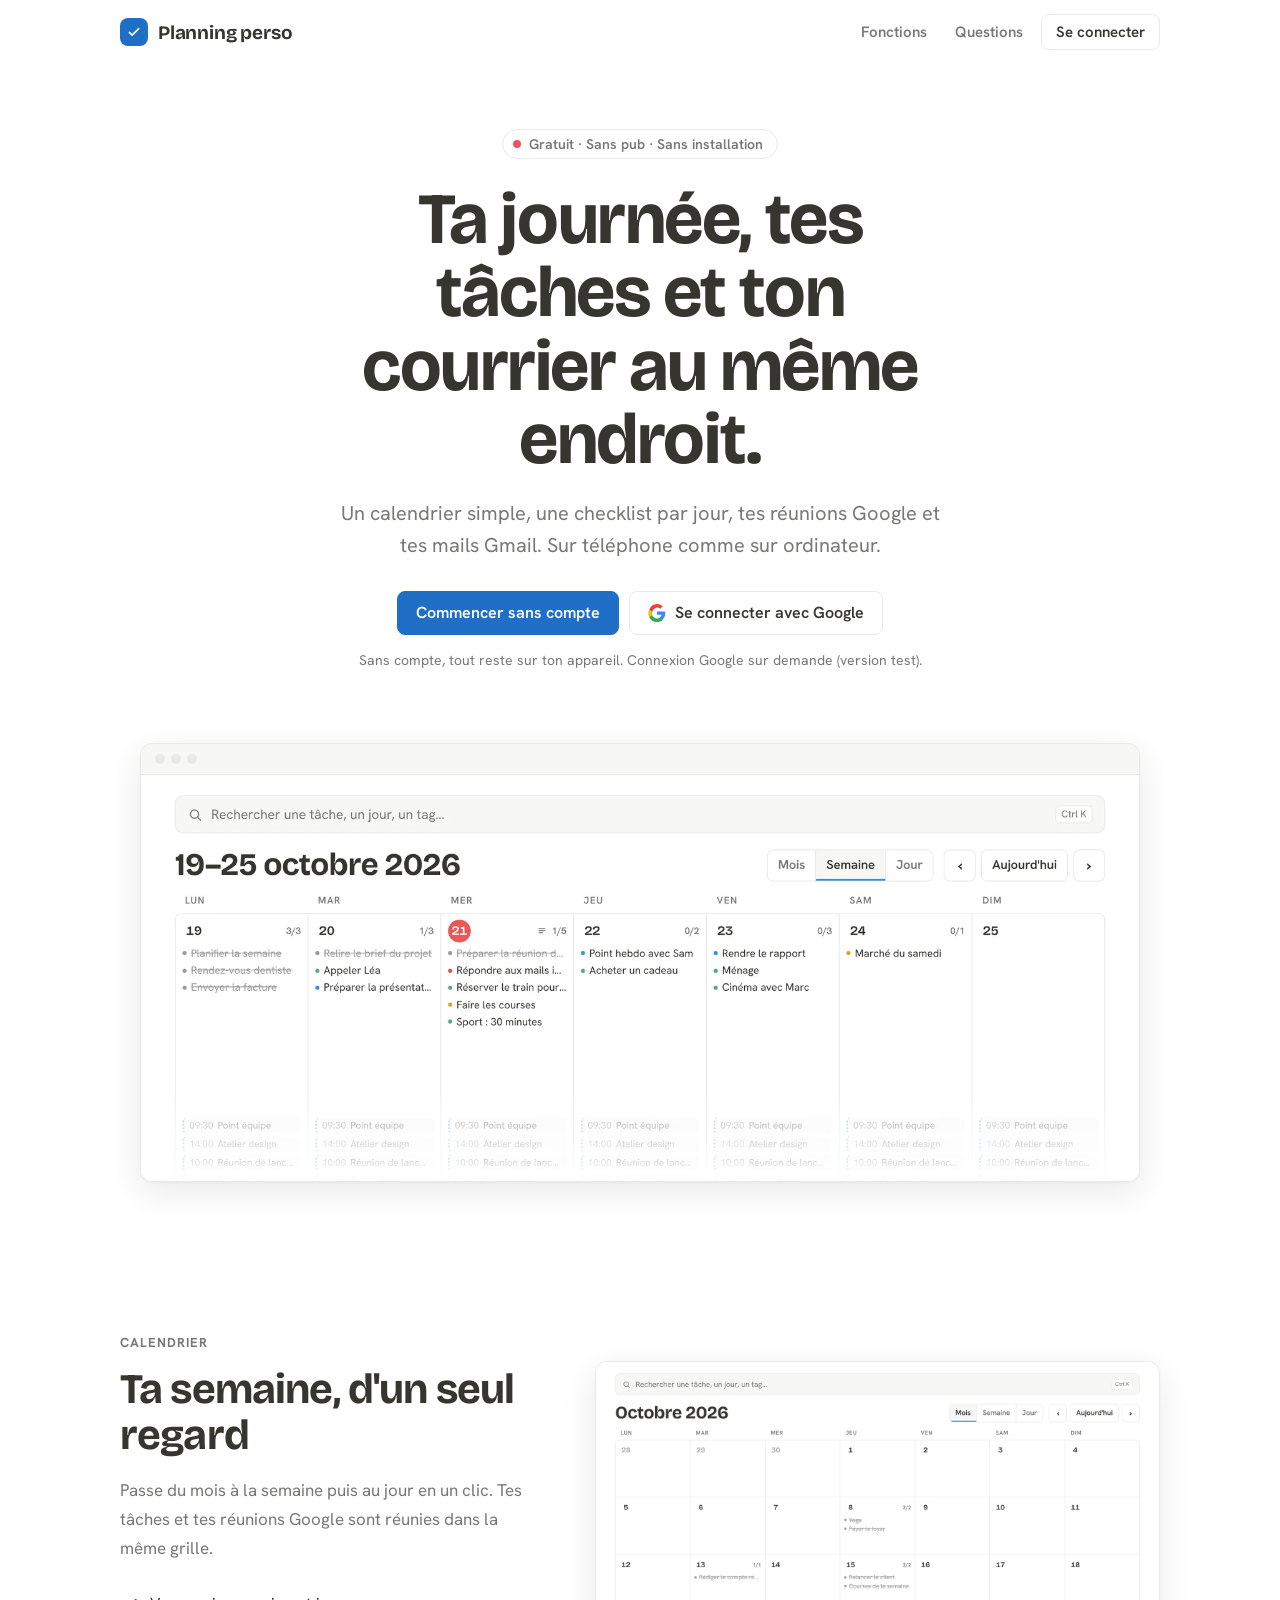
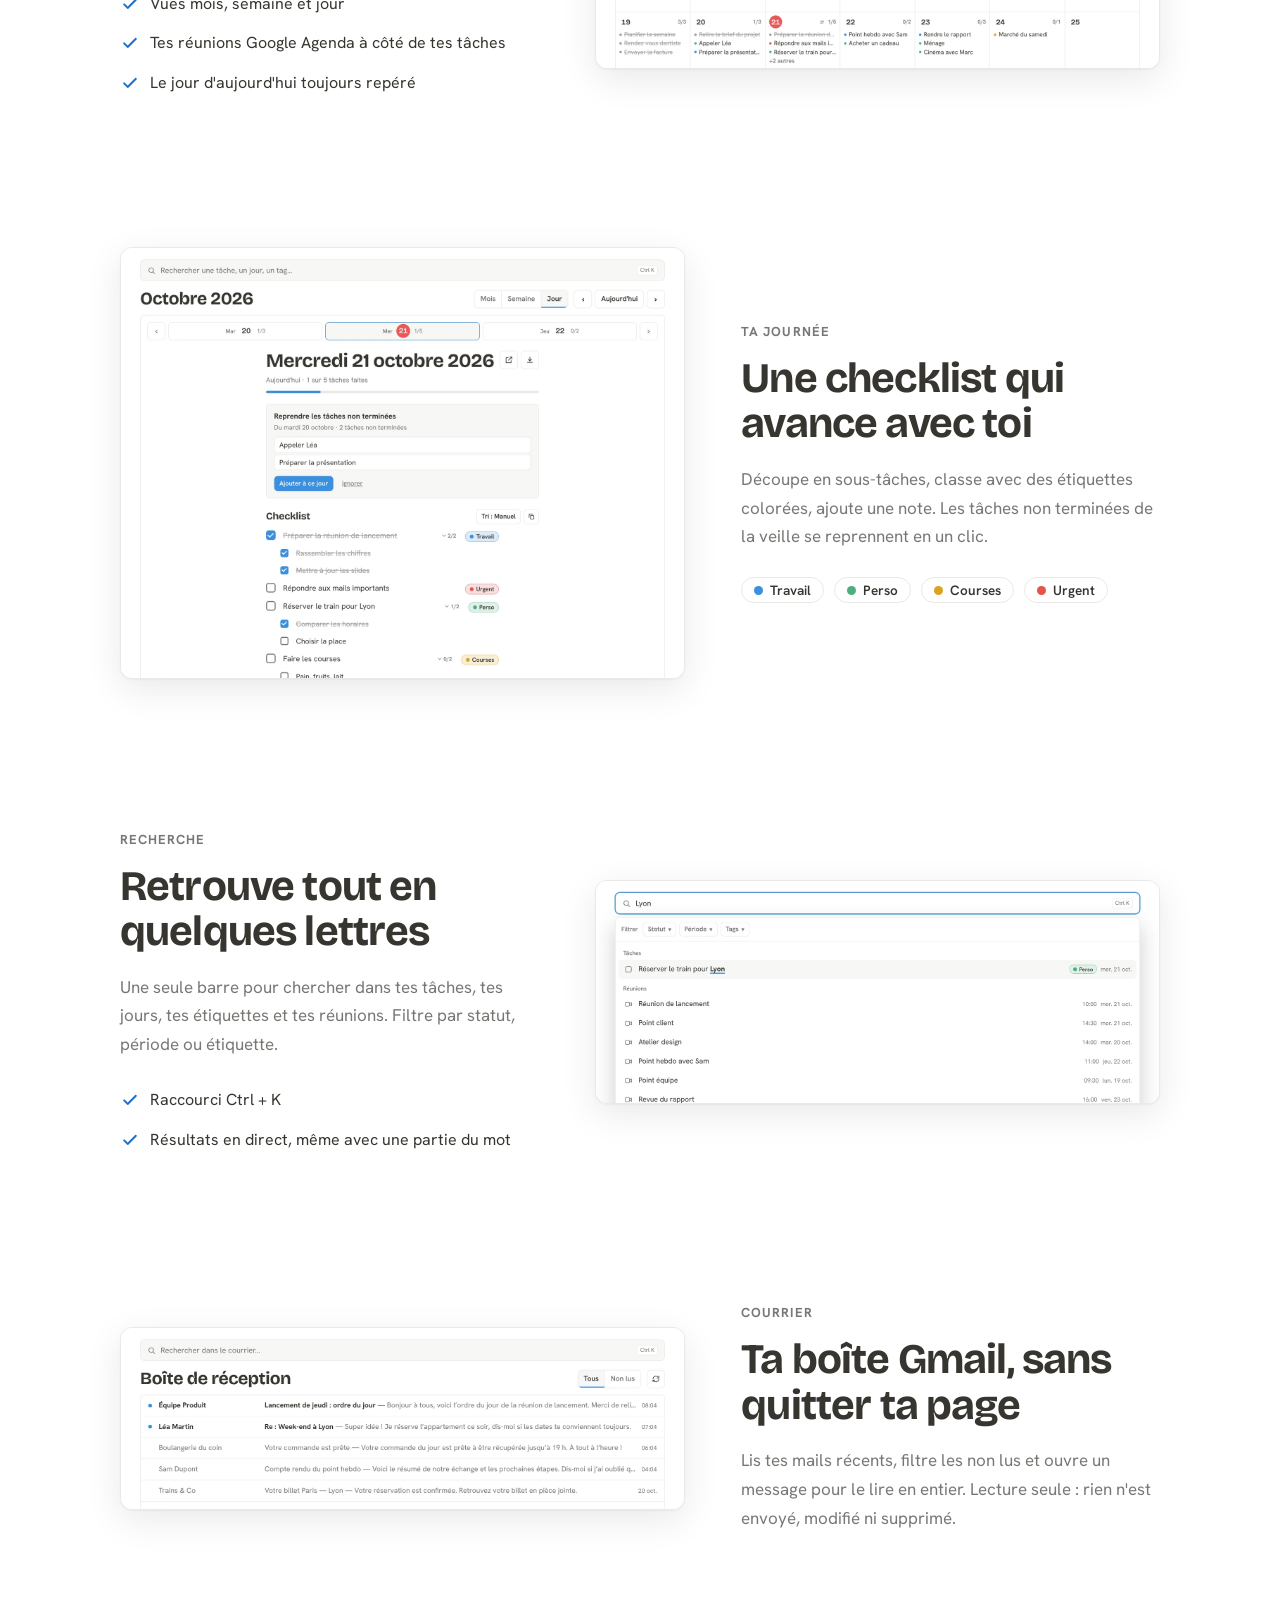
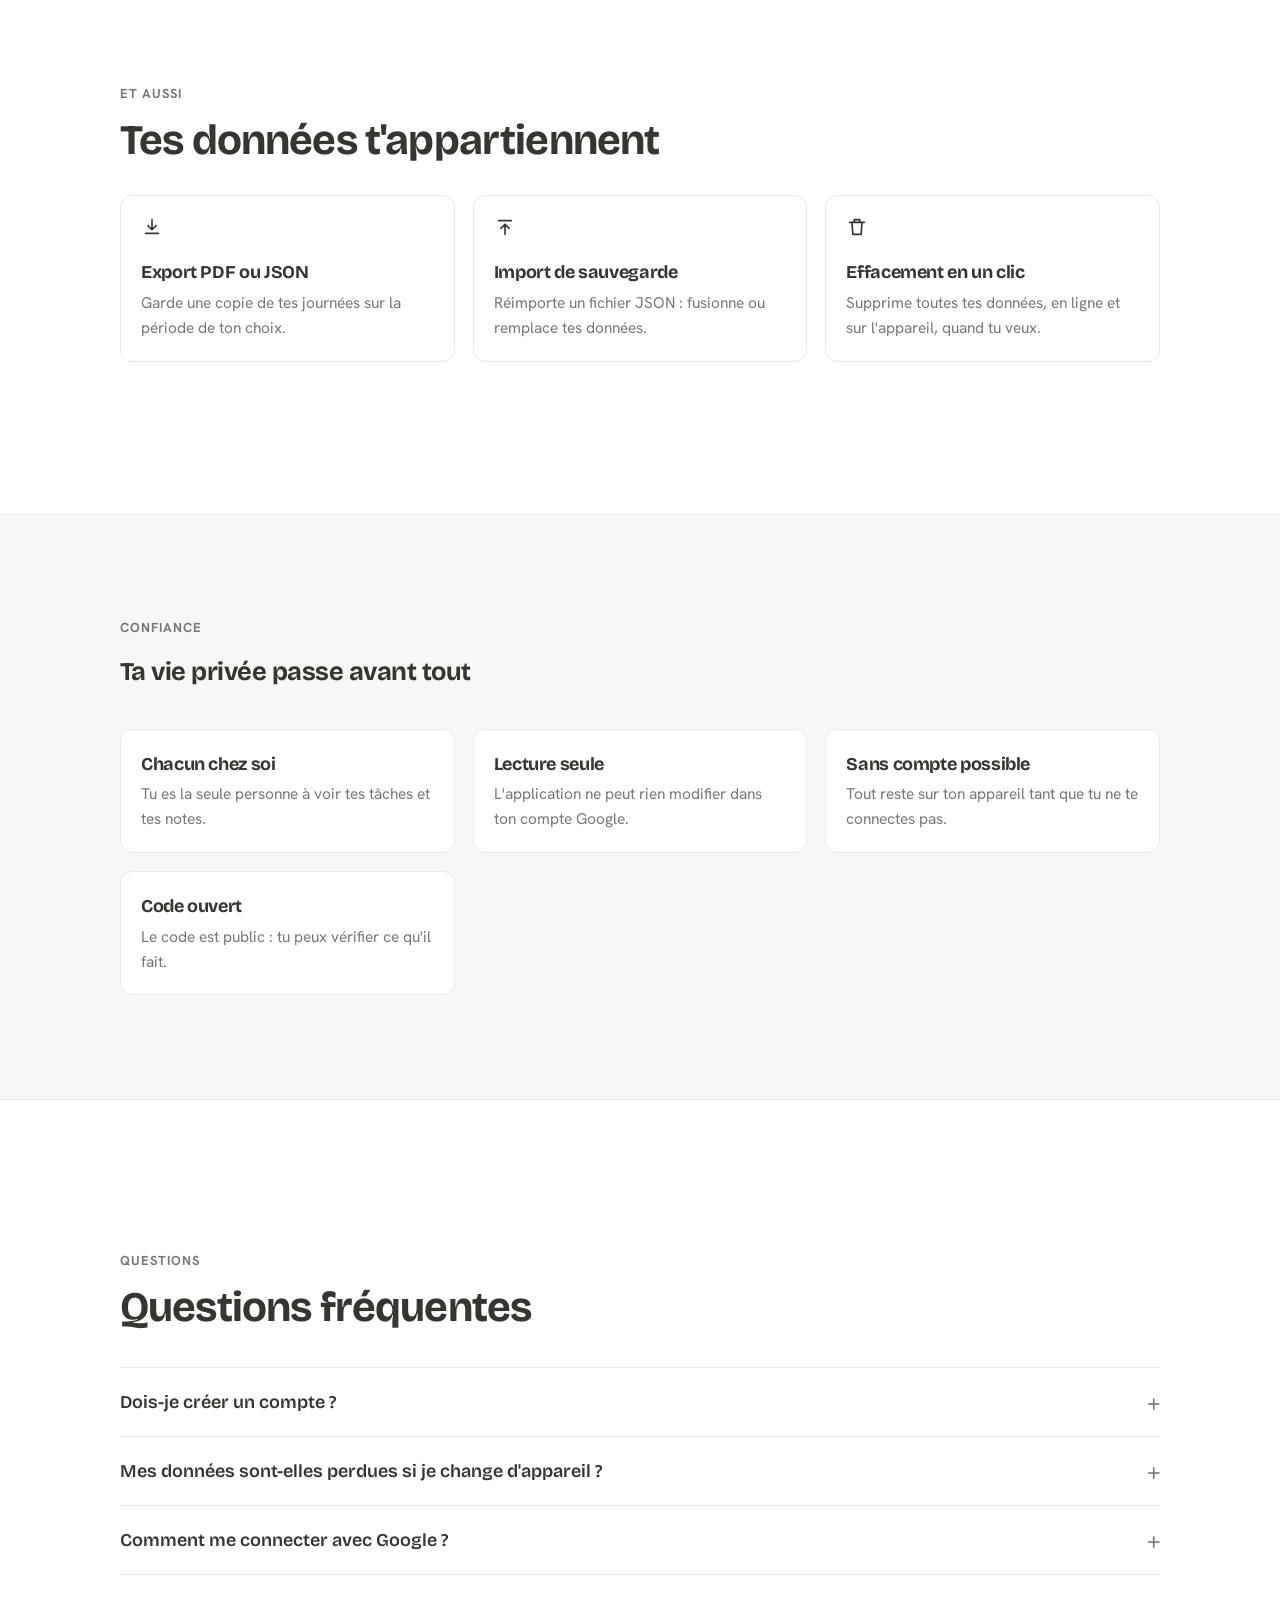
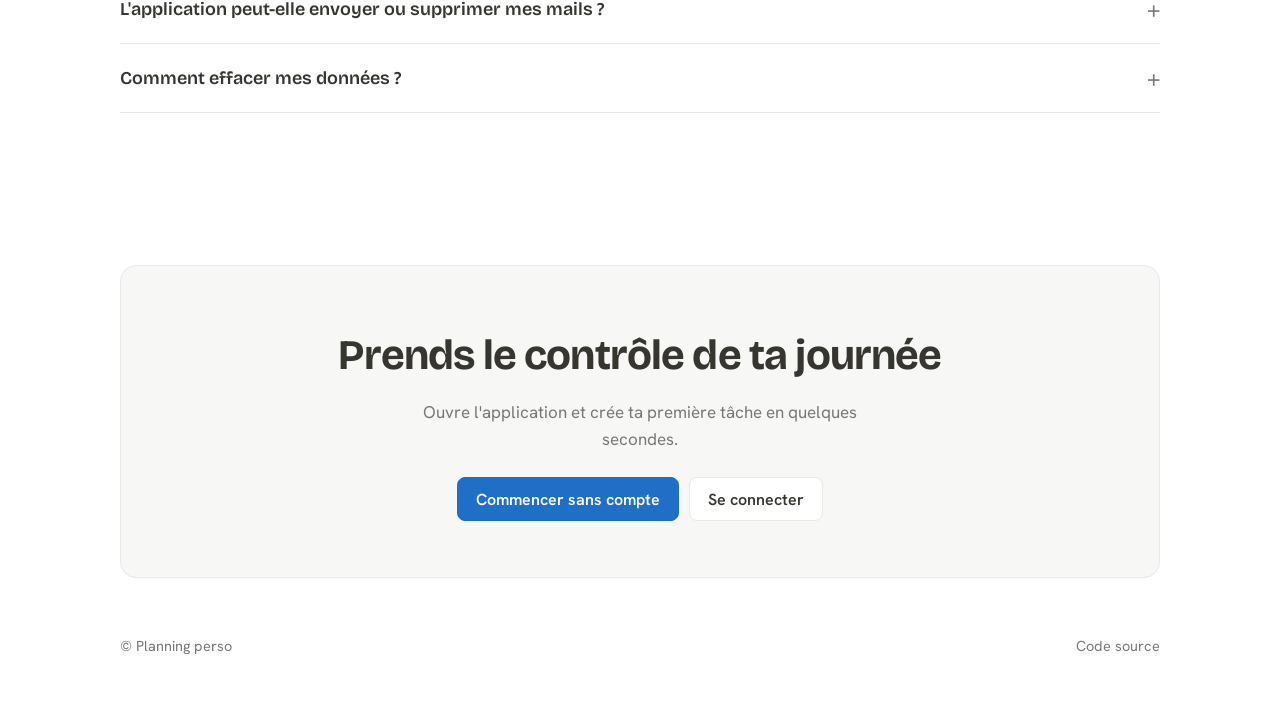
<file: home/index.html>
<!doctype html>
<html lang="fr">
<head>
<meta charset="utf-8">
<meta name="viewport" content="width=device-width, initial-scale=1, viewport-fit=cover">
<link rel="icon" type="image/svg+xml" href="../favicon.svg">
<title>Planning perso — tes tâches, ton calendrier et ton courrier</title>
<meta name="description" content="Planning perso réunit tes tâches, ton calendrier, tes réunions Google et tes mails dans une seule page simple. Gratuit.">
<link rel="stylesheet" href="https://fonts.googleapis.com/css2?family=Bricolage+Grotesque:opsz,wght@12..96,600;12..96,700&family=Hanken+Grotesk:wght@400;500;600;700&display=swap">
<link rel="stylesheet" href="accent.css">
<style>
:root{--bg:#ffffff;--surface:#ffffff;--ink:#37352f;--muted:#787774;--line:#e9e9e7;--hover:#f7f7f5;--on-accent:#fff;--today:#eb5757;--soft:#f7f7f5;--shadow:0 1px 2px rgba(15,15,15,.04),0 10px 36px rgba(15,15,15,.09);--font-display:"Bricolage Grotesque","Trebuchet MS",system-ui,sans-serif;--font-body:"Hanken Grotesk",system-ui,-apple-system,"Segoe UI",sans-serif}
@media (prefers-color-scheme:dark){:root{--bg:#191919;--surface:#202020;--ink:#ebebea;--muted:#9b9b9b;--line:#313131;--hover:#2b2b2b;--soft:#202020;--shadow:0 1px 2px rgba(0,0,0,.4),0 10px 36px rgba(0,0,0,.45)}}
*{box-sizing:border-box}
html{scroll-behavior:smooth}
body{margin:0;background:var(--bg);color:var(--ink);font:17px/1.6 var(--font-body);-webkit-text-size-adjust:100%}
a{color:inherit}
img{display:block;max-width:100%;height:auto}
.wrap{max-width:1080px;margin:0 auto;padding:0 20px}
h1,h2,h3{font-family:var(--font-display);margin:0;letter-spacing:-.02em;font-weight:700}
/* boutons : mêmes que dans l'application */
.btn{display:inline-flex;align-items:center;justify-content:center;gap:9px;min-height:44px;padding:9px 18px;background:var(--surface);color:var(--ink);border:1px solid var(--line);border-radius:8px;font:600 16px var(--font-body);text-decoration:none;cursor:pointer;transition:background .15s,filter .15s}
.btn:hover{background:var(--hover)}
.btn:focus-visible{outline:2px solid var(--accent);outline-offset:2px}
.btn.primary{background:var(--accent);border-color:var(--accent);color:var(--on-accent)}
.btn.primary:hover{filter:brightness(.94);background:var(--accent)}
.btn.sm{min-height:36px;padding:5px 14px;font-size:15px}
.btn svg{width:18px;height:18px;flex:none}
/* haut */
.top{position:sticky;top:0;z-index:5;background:color-mix(in srgb,var(--bg) 88%,transparent);backdrop-filter:saturate(1.4) blur(10px);border-bottom:1px solid transparent}
.top .in{display:flex;align-items:center;justify-content:space-between;height:64px}
.brand{display:flex;align-items:center;gap:10px;text-decoration:none;font:700 19px var(--font-display);letter-spacing:-.01em}
.mark{width:28px;height:28px;border-radius:8px;background:var(--accent);display:grid;place-items:center}
.mark svg{width:16px;height:16px;stroke:#fff;fill:none;stroke-width:2.4;stroke-linecap:round;stroke-linejoin:round}
.nav{display:flex;gap:8px;align-items:center}
.nav .link{display:none;color:var(--muted);text-decoration:none;font-weight:600;font-size:15px;padding:6px 10px}
.nav .link:hover{color:var(--ink)}
@media(min-width:760px){.nav .link{display:inline}}
/* héros */
.hero{padding:64px 0 0;text-align:center}
.tagline{display:inline-flex;align-items:center;gap:8px;font:600 14px var(--font-body);color:var(--muted);border:1px solid var(--line);border-radius:99px;padding:5px 14px 5px 10px;margin-bottom:24px;background:var(--surface)}
.tagline i{width:8px;height:8px;border-radius:50%;background:var(--today)}
.hero h1{font-size:clamp(38px,7.2vw,72px);line-height:1.02;max-width:15ch;margin:0 auto 20px}
.lead{font-size:clamp(17px,2.4vw,20px);color:var(--muted);max-width:620px;margin:0 auto 30px}
.ctas{display:flex;gap:10px;justify-content:center;flex-wrap:wrap}
.hint{font-size:14px;color:var(--muted);margin:14px 0 0}
/* fenêtres de capture */
.win{background:var(--surface);border:1px solid var(--line);border-radius:12px;box-shadow:var(--shadow);overflow:hidden}
.win .bar{display:flex;gap:6px;align-items:center;padding:10px 14px;border-bottom:1px solid var(--line);background:var(--soft)}
.win .bar i{width:10px;height:10px;border-radius:50%;background:var(--line)}
.win img{width:100%}
.hero .win{margin:72px auto 0;max-width:1000px;text-align:left}
.fade{position:relative}
.fade::after{content:"";position:absolute;left:0;right:0;bottom:0;height:90px;background:linear-gradient(transparent,var(--surface));pointer-events:none}
/* sections */
.sec{padding:152px 0 0}
.kicker{font:700 13px var(--font-body);letter-spacing:.08em;text-transform:uppercase;color:var(--muted);margin-bottom:16px}
.sec h2{font-size:clamp(28px,4.6vw,42px);line-height:1.08}
.sec p.lede{color:var(--muted);margin:18px 0 0;max-width:52ch;line-height:1.7}
.row{display:grid;gap:48px;align-items:center}
@media(min-width:880px){.row{grid-template-columns:1fr 1.35fr;gap:56px}.row.rev{grid-template-columns:1.35fr 1fr}.row.rev .txt{order:2}}
.ticks{list-style:none;margin:28px 0 0;padding:0;display:grid;gap:14px}
.ticks li{display:flex;gap:10px;align-items:flex-start;color:var(--ink);font-size:16px}
.ticks svg{width:20px;height:20px;flex:none;margin-top:3px;stroke:var(--accent);fill:none;stroke-width:2.4;stroke-linecap:round;stroke-linejoin:round}
.chips{display:flex;gap:10px;flex-wrap:wrap;margin-top:26px}
.chip{display:inline-flex;align-items:center;gap:7px;border:1px solid var(--line);border-radius:99px;padding:3px 12px;font:600 13.5px var(--font-body);background:var(--surface)}
.chip i{width:9px;height:9px;border-radius:50%}
/* petites cartes */
.cards{display:grid;gap:18px;grid-template-columns:repeat(auto-fit,minmax(250px,1fr));margin-top:32px}
.card{border:1px solid var(--line);border-radius:12px;padding:20px;background:var(--surface)}
.card svg{width:22px;height:22px;stroke:var(--ink);fill:none;stroke-width:1.8;stroke-linecap:round;stroke-linejoin:round;margin-bottom:12px}
.card h3{font-size:18px;margin-bottom:4px}
.card p{margin:0;color:var(--muted);font-size:15.5px}
/* confiance */
.trust{margin-top:152px;background:var(--soft);border-top:1px solid var(--line);border-bottom:1px solid var(--line);padding:104px 0}
.trust .cards{margin-top:36px}
.trust .card{background:var(--bg)}
/* faq */
details{border-bottom:1px solid var(--line);padding:22px 0}
details:first-of-type{border-top:1px solid var(--line)}
summary{cursor:pointer;font:600 18px var(--font-display);list-style:none;display:flex;justify-content:space-between;gap:16px;align-items:center}
summary::-webkit-details-marker{display:none}
summary::after{content:"+";font:400 24px var(--font-body);color:var(--muted);line-height:1}
details[open] summary::after{content:"–"}
details p{margin:10px 0 0;color:var(--muted);max-width:62ch}
.faq{margin-top:36px}
/* final */
.final{margin:152px 0 0;text-align:center;border:1px solid var(--line);border-radius:16px;background:var(--soft);padding:56px 20px}
.final h2{font-size:clamp(28px,4.6vw,42px);margin-bottom:10px}
.final p{color:var(--muted);margin:0 auto 24px;max-width:44ch}
footer{display:flex;flex-wrap:wrap;justify-content:space-between;gap:8px 20px;padding:56px 0 64px;color:var(--muted);font-size:14.5px}
footer a{text-decoration:none}footer a:hover{text-decoration:underline}
@media(max-width:520px){.hero{padding-top:40px}.sec{padding-top:104px}.ctas .btn{width:100%}.hero .win{margin-top:36px}}
@media(prefers-reduced-motion:reduce){*{transition:none!important;scroll-behavior:auto!important}}
</style>
</head>
<body>
<header class="top"><div class="wrap in">
  <a class="brand" href="./"><span class="mark"><svg viewBox="0 0 24 24" aria-hidden="true"><path d="M5 12.5l4.2 4.2L19 7"/></svg></span>Planning perso</a>
  <nav class="nav" aria-label="Navigation">
    <a class="link" href="#fonctions">Fonctions</a>
    <a class="link" href="#faq">Questions</a>
    <a class="btn sm" href="connexion/">Se connecter</a>
  </nav>
</div></header>

<main>
<div class="wrap">
  <section class="hero">
    <span class="tagline"><i></i>Gratuit · Sans pub · Sans installation</span>
    <h1>Ta journée, tes tâches et ton courrier au même endroit.</h1>
    <p class="lead">Un calendrier simple, une checklist par jour, tes réunions Google et tes mails Gmail. Sur téléphone comme sur ordinateur.</p>
    <div class="ctas">
      <a class="btn primary" href="../">Commencer sans compte</a>
      <a class="btn" href="connexion/"><svg viewBox="0 0 24 24" aria-hidden="true"><path fill="#4285F4" d="M23 12.27c0-.8-.07-1.56-.2-2.3H12v4.35h6.17a5.3 5.3 0 0 1-2.3 3.47v2.88h3.72C21.8 18.7 23 15.76 23 12.27z"/><path fill="#34A853" d="M12 24c3.1 0 5.7-1.03 7.6-2.8l-3.73-2.88c-1.03.7-2.35 1.1-3.87 1.1-2.98 0-5.5-2.02-6.4-4.73H1.76v2.97A11.5 11.5 0 0 0 12 24z"/><path fill="#FBBC05" d="M5.6 14.69a6.9 6.9 0 0 1 0-4.38V7.34H1.76a11.5 11.5 0 0 0 0 10.32l3.84-2.97z"/><path fill="#EA4335" d="M12 4.58c1.68 0 3.2.58 4.38 1.71l3.28-3.28A11.1 11.1 0 0 0 12 0 11.5 11.5 0 0 0 1.76 7.34L5.6 10.3C6.5 7.6 9.02 4.58 12 4.58z"/></svg>Se connecter avec Google</a>
    </div>
    <p class="hint">Sans compte, tout reste sur ton appareil. Connexion Google sur demande (version test).</p>
    <div class="win"><div class="bar"><i></i><i></i><i></i></div>
      <div class="fade"><img src="img/semaine.webp" width="1600" height="651" alt="Vue semaine de Planning perso avec les tâches et les réunions de chaque jour"></div>
    </div>
  </section>

  <section class="sec" id="fonctions">
    <div class="row">
      <div class="txt">
        <div class="kicker">Calendrier</div>
        <h2>Ta semaine, d'un seul regard</h2>
        <p class="lede">Passe du mois à la semaine puis au jour en un clic. Tes tâches et tes réunions Google sont réunies dans la même grille.</p>
        <ul class="ticks">
          <li><svg viewBox="0 0 24 24"><path d="M5 12.5l4.2 4.2L19 7"/></svg>Vues mois, semaine et jour</li>
          <li><svg viewBox="0 0 24 24"><path d="M5 12.5l4.2 4.2L19 7"/></svg>Tes réunions Google Agenda à côté de tes tâches</li>
          <li><svg viewBox="0 0 24 24"><path d="M5 12.5l4.2 4.2L19 7"/></svg>Le jour d'aujourd'hui toujours repéré</li>
        </ul>
      </div>
      <div class="win"><img src="img/mois.webp" width="1600" height="868" loading="lazy" alt="Vue mois de Planning perso"></div>
    </div>
  </section>

  <section class="sec">
    <div class="row rev">
      <div class="txt">
        <div class="kicker">Ta journée</div>
        <h2>Une checklist qui avance avec toi</h2>
        <p class="lede">Découpe en sous-tâches, classe avec des étiquettes colorées, ajoute une note. Les tâches non terminées de la veille se reprennent en un clic.</p>
        <div class="chips">
          <span class="chip"><i style="background:#3b8fe0"></i>Travail</span>
          <span class="chip"><i style="background:#4caf7d"></i>Perso</span>
          <span class="chip"><i style="background:#d9a521"></i>Courses</span>
          <span class="chip"><i style="background:#e5534b"></i>Urgent</span>
        </div>
      </div>
      <div class="win"><img src="img/jour.webp" width="1600" height="1220" loading="lazy" alt="Page d'une journée avec checklist, sous-tâches et étiquettes"></div>
    </div>
  </section>

  <section class="sec">
    <div class="row">
      <div class="txt">
        <div class="kicker">Recherche</div>
        <h2>Retrouve tout en quelques lettres</h2>
        <p class="lede">Une seule barre pour chercher dans tes tâches, tes jours, tes étiquettes et tes réunions. Filtre par statut, période ou étiquette.</p>
        <ul class="ticks">
          <li><svg viewBox="0 0 24 24"><path d="M5 12.5l4.2 4.2L19 7"/></svg>Raccourci Ctrl + K</li>
          <li><svg viewBox="0 0 24 24"><path d="M5 12.5l4.2 4.2L19 7"/></svg>Résultats en direct, même avec une partie du mot</li>
        </ul>
      </div>
      <div class="win"><img src="img/recherche.webp" width="1600" height="631" loading="lazy" alt="Recherche avec filtres par statut, période et étiquettes"></div>
    </div>
  </section>

  <section class="sec">
    <div class="row rev">
      <div class="txt">
        <div class="kicker">Courrier</div>
        <h2>Ta boîte Gmail, sans quitter ta page</h2>
        <p class="lede">Lis tes mails récents, filtre les non lus et ouvre un message pour le lire en entier. Lecture seule : rien n'est envoyé, modifié ni supprimé.</p>
      </div>
      <div class="win"><img src="img/courrier.webp" width="1600" height="515" loading="lazy" alt="Boîte de réception Gmail dans Planning perso"></div>
    </div>
  </section>

  <section class="sec">
    <div class="kicker">Et aussi</div>
    <h2>Tes données t'appartiennent</h2>
    <div class="cards">
      <div class="card"><svg viewBox="0 0 24 24"><path d="M12 4v11M7.5 10.5L12 15l4.5-4.5M5 19h14"/></svg><h3>Export PDF ou JSON</h3><p>Garde une copie de tes journées sur la période de ton choix.</p></div>
      <div class="card"><svg viewBox="0 0 24 24"><path d="M12 20V9M7.5 13.5L12 9l4.5 4.5M5 5h14"/></svg><h3>Import de sauvegarde</h3><p>Réimporte un fichier JSON : fusionne ou remplace tes données.</p></div>
      <div class="card"><svg viewBox="0 0 24 24"><path d="M4 7h16M9 7V4h6v3M6.5 7l1 13h9l1-13"/></svg><h3>Effacement en un clic</h3><p>Supprime toutes tes données, en ligne et sur l'appareil, quand tu veux.</p></div>
    </div>
  </section>
</div>

<section class="trust">
  <div class="wrap">
    <div class="kicker">Confiance</div>
    <h2>Ta vie privée passe avant tout</h2>
    <div class="cards">
      <div class="card"><h3>Chacun chez soi</h3><p>Tu es la seule personne à voir tes tâches et tes notes.</p></div>
      <div class="card"><h3>Lecture seule</h3><p>L'application ne peut rien modifier dans ton compte Google.</p></div>
      <div class="card"><h3>Sans compte possible</h3><p>Tout reste sur ton appareil tant que tu ne te connectes pas.</p></div>
      <div class="card"><h3>Code ouvert</h3><p>Le code est public : tu peux vérifier ce qu'il fait.</p></div>
    </div>
  </div>
</section>

<div class="wrap">
  <section class="sec" id="faq">
    <div class="kicker">Questions</div>
    <h2>Questions fréquentes</h2>
    <div class="faq">
      <details><summary>Dois-je créer un compte ?</summary><p>Non. Tu peux utiliser l'application sans compte : tout reste alors sur ton appareil.</p></details>
      <details><summary>Mes données sont-elles perdues si je change d'appareil ?</summary><p>Pas si tu es connecté avec Google. Sans connexion, pense à faire une sauvegarde JSON depuis les réglages.</p></details>
      <details><summary>Comment me connecter avec Google ?</summary><p>L'application est en phase de test : ton adresse Google doit d'abord être ajoutée à la liste des testeurs. Sur l'écran de connexion, remplis le court formulaire « Demander l'accès » : ta demande m'arrive directement et je t'ajoute rapidement.</p></details>
      <details><summary>L'application peut-elle envoyer ou supprimer mes mails ?</summary><p>Non. Elle lit uniquement ton courrier et ton agenda, elle ne peut rien envoyer, modifier ni supprimer.</p></details>
      <details><summary>Comment effacer mes données ?</summary><p>Réglages, puis « Réinitialiser toutes les données ». Cette action est définitive.</p></details>
    </div>
  </section>

  <div class="final">
    <h2>Prends le contrôle de ta journée</h2>
    <p>Ouvre l'application et crée ta première tâche en quelques secondes.</p>
    <div class="ctas">
      <a class="btn primary" href="../">Commencer sans compte</a>
      <a class="btn" href="connexion/">Se connecter</a>
    </div>
  </div>

  <footer>
    <span>© Planning perso</span>
    <a href="https://github.com/HugoinTheGit/planning-perso">Code source</a>
  </footer>
</div>
</main>
</body>
</html>
</file>
<file: home/accent.css>
/* Couleur d'accentuation animée : change doucement toutes les ~7 s (cycle de 42 s).
   Les teintes sont choisies pour que le texte blanc reste lisible dessus. */
@property --accent { syntax: "<color>"; inherits: true; initial-value: #1f6fc7; }
:root { animation: accent-cycle 42s ease-in-out infinite; }
@keyframes accent-cycle {
  0%, 100% { --accent: #1f6fc7; }
  16.66%   { --accent: #6d4fc4; }
  33.33%   { --accent: #c13a7a; }
  50%      { --accent: #b85a12; }
  66.66%   { --accent: #1f7a55; }
  83.33%   { --accent: #17808c; }
}
@media (prefers-reduced-motion: reduce) { :root { animation: none; } }
</file>
